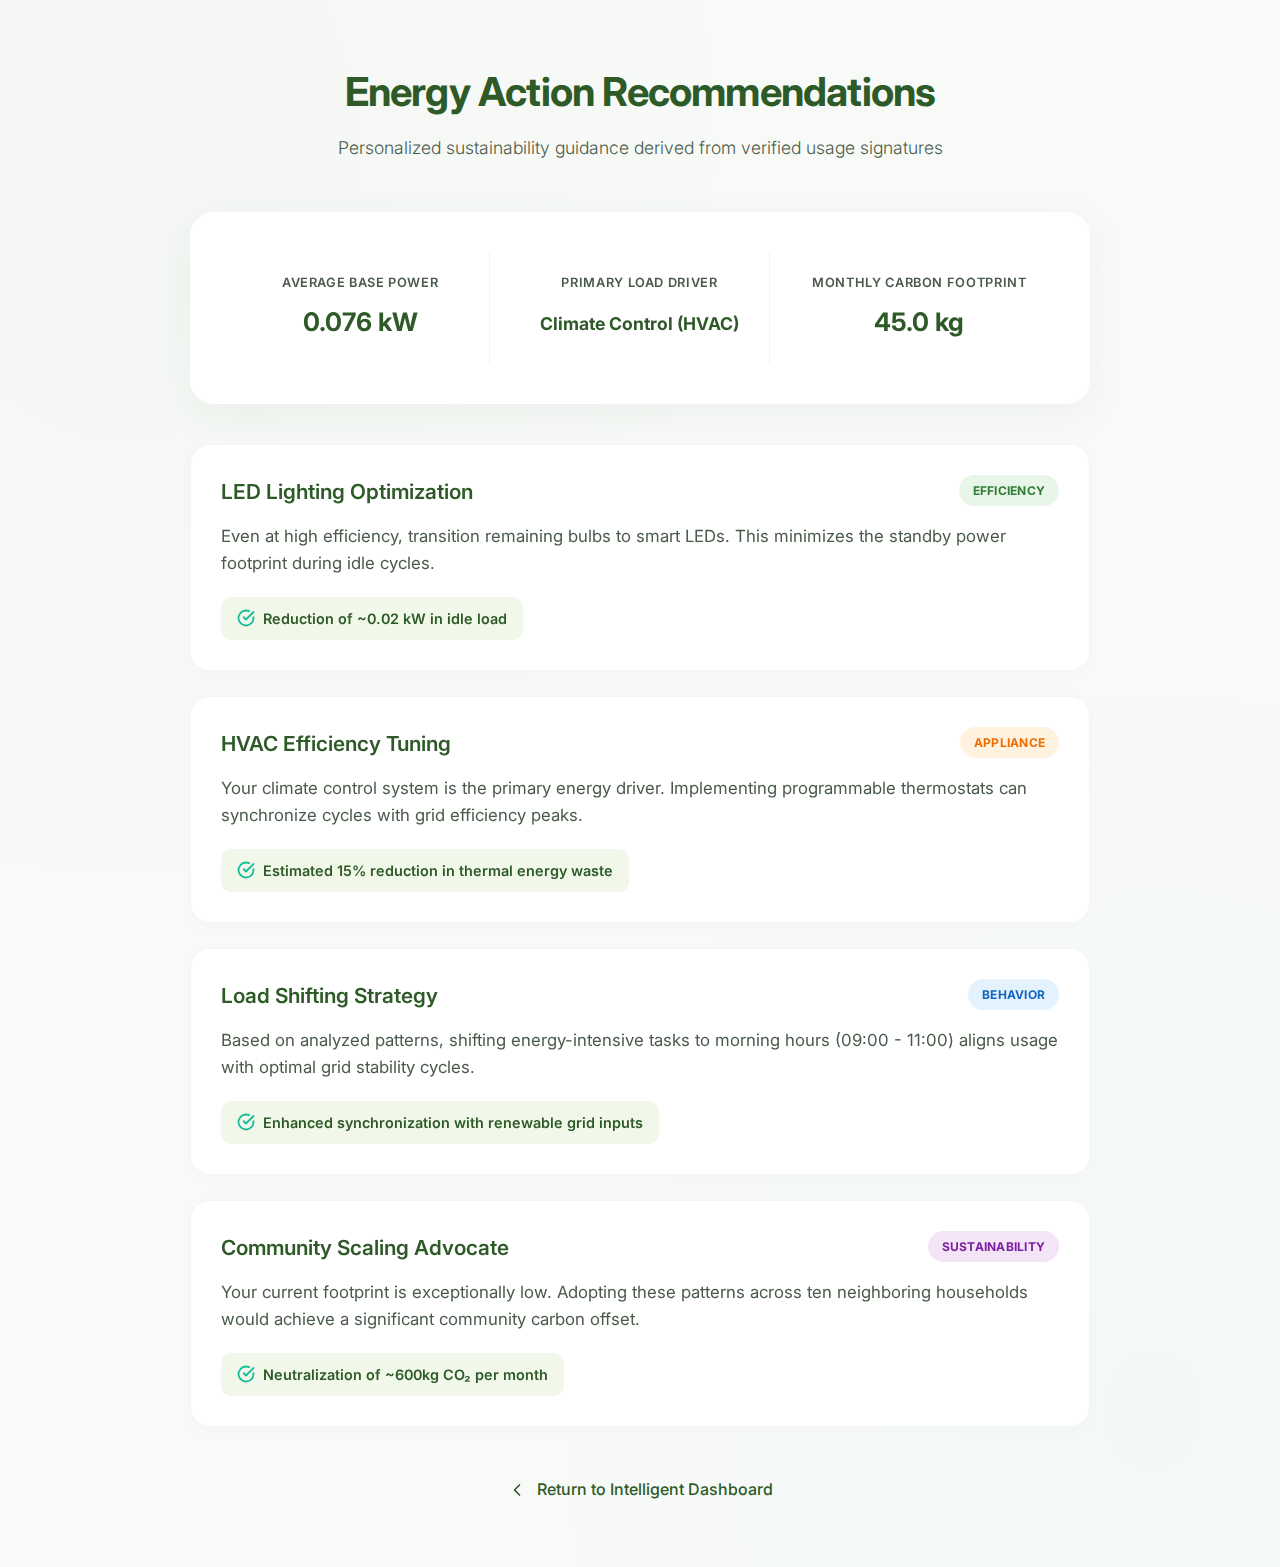
<file: prototype/action_recommendations.html>
<!DOCTYPE html>
<html lang="en">

<head>
    <meta charset="UTF-8">
    <meta name="viewport" content="width=device-width, initial-scale=1.0">
    <title>Energy Action Recommendations | Low-Carbon Intelligence</title>
    <link href="https://fonts.googleapis.com/css2?family=Inter:wght@300;400;500;600;700&display=swap" rel="stylesheet">
    <style>
        :root {
            --primary: #2d5a27;
            --primary-light: #4e8247;
            --accent: #1abc9c;
            --bg: #f8faf8;
            --text-main: #1a2a1a;
            --text-muted: #4a5a4a;
            --glass-bg: rgba(255, 255, 255, 0.9);
            --glass-border: rgba(255, 255, 255, 0.4);
            --shadow: 0 10px 40px rgba(45, 90, 39, 0.06);
            --efficiency-bg: #e8f5e9;
            --efficiency-text: #2e7d32;
            --behavior-bg: #e3f2fd;
            --behavior-text: #1565c0;
            --appliance-bg: #fff3e0;
            --appliance-text: #ef6c00;
            --sustainability-bg: #f3e5f5;
            --sustainability-text: #7b1fa2;
        }

        * {
            margin: 0;
            padding: 0;
            box-sizing: border-box;
        }

        body {
            font-family: 'Inter', sans-serif;
            background-color: var(--bg);
            background-image:
                radial-gradient(at 10% 10%, rgba(45, 90, 39, 0.02) 0px, transparent 40%),
                radial-gradient(at 90% 90%, rgba(26, 188, 156, 0.02) 0px, transparent 40%);
            color: var(--text-main);
            line-height: 1.6;
            padding: 60px 20px;
            min-height: 100vh;
        }

        .container {
            max-width: 900px;
            margin: 0 auto;
        }

        header {
            text-align: center;
            margin-bottom: 50px;
        }

        h1 {
            font-size: 2.5rem;
            font-weight: 700;
            color: var(--primary);
            margin-bottom: 10px;
            letter-spacing: -0.02em;
        }

        .subtitle {
            font-size: 1.1rem;
            color: var(--text-muted);
            font-weight: 300;
        }

        /* Profile Summary Section */
        .summary-panel {
            background: var(--glass-bg);
            backdrop-filter: blur(12px);
            border: 1px solid var(--glass-border);
            border-radius: 24px;
            padding: 40px;
            box-shadow: var(--shadow);
            margin-bottom: 40px;
            display: grid;
            grid-template-columns: repeat(3, 1fr);
            gap: 20px;
        }

        @media (max-width: 700px) {
            .summary-panel {
                grid-template-columns: 1fr;
            }
        }

        .summary-item {
            text-align: center;
            padding: 20px;
            border-right: 1px solid rgba(0, 0, 0, 0.05);
        }

        .summary-item:last-child {
            border-right: none;
        }

        .summary-label {
            font-size: 0.8rem;
            text-transform: uppercase;
            letter-spacing: 0.05em;
            color: var(--text-muted);
            margin-bottom: 8px;
            font-weight: 600;
        }

        .summary-value {
            font-size: 1.6rem;
            font-weight: 700;
            color: var(--primary);
        }

        /* Recommendations Section */
        .recommendations-list {
            display: flex;
            flex-direction: column;
            gap: 25px;
        }

        .recommendation-card {
            background: white;
            padding: 30px;
            border-radius: 20px;
            border: 1px solid rgba(0, 0, 0, 0.04);
            box-shadow: 0 4px 15px rgba(0, 0, 0, 0.02);
            transition: transform 0.3s ease, box-shadow 0.3s ease;
            position: relative;
        }

        .recommendation-card:hover {
            transform: translateX(10px);
            box-shadow: 0 6px 25px rgba(45, 90, 39, 0.08);
        }

        .card-header {
            display: flex;
            justify-content: space-between;
            align-items: flex-start;
            margin-bottom: 15px;
        }

        .card-title {
            font-size: 1.3rem;
            font-weight: 600;
            color: var(--primary);
        }

        .badge {
            padding: 6px 14px;
            border-radius: 30px;
            font-size: 0.75rem;
            font-weight: 700;
            text-transform: uppercase;
            letter-spacing: 0.02em;
        }

        .badge.Efficiency {
            background: var(--efficiency-bg);
            color: var(--efficiency-text);
        }

        .badge.Behavior {
            background: var(--behavior-bg);
            color: var(--behavior-text);
        }

        .badge.Appliance {
            background: var(--appliance-bg);
            color: var(--appliance-text);
        }

        .badge.Sustainability {
            background: var(--sustainability-bg);
            color: var(--sustainability-text);
        }

        .card-text {
            color: var(--text-muted);
            margin-bottom: 20px;
            font-size: 1.05rem;
        }

        .card-benefit {
            display: inline-flex;
            align-items: center;
            gap: 8px;
            padding: 10px 16px;
            background: #f1f8e9;
            border-radius: 10px;
            font-size: 0.9rem;
            font-weight: 600;
            color: var(--primary);
        }

        .card-benefit svg {
            color: var(--accent);
        }

        /* Navigation */
        .nav-links {
            margin-top: 50px;
            text-align: center;
        }

        .btn-back {
            display: inline-flex;
            align-items: center;
            gap: 10px;
            text-decoration: none;
            color: var(--primary);
            font-weight: 500;
            transition: opacity 0.2s ease;
        }

        .btn-back:hover {
            opacity: 0.7;
        }

        /* Loading State */
        .loading {
            text-align: center;
            padding: 100px;
            color: var(--text-muted);
            font-style: italic;
        }
    </style>
</head>

<body>

    <div class="container">
        <header>
            <h1>Energy Action Recommendations</h1>
            <p class="subtitle">Personalized sustainability guidance derived from verified usage signatures</p>
        </header>

        <main id="main-content">
            <div class="loading">Analyzing usage patterns and generating smart transitions...</div>
        </main>

        <div class="nav-links">
            <a href="../index.html#dashboard" class="btn-back">
                <svg width="20" height="20" viewBox="0 0 24 24" fill="none" stroke="currentColor" stroke-width="2"
                    stroke-linecap="round" stroke-linejoin="round">
                    <polyline points="15 18 9 12 15 6"></polyline>
                </svg>
                Return to Intelligent Dashboard
            </a>
        </div>
    </div>

    <script src="../logic/action_recommendation_engine.js"></script>
    <script>
        async function loadEngine() {
            const results = await window.RecommendationEngine.analyzeUsagePatterns();
            if (!results) {
                document.getElementById('main-content').innerHTML = '<div class="loading">Error analyzing data signatures.</div>';
                return;
            }

            const html = `
                <!-- Energy Profile Summary -->
                <div class="summary-panel">
                    <div class="summary-item">
                        <div class="summary-label">Average Base Power</div>
                        <div class="summary-value">${results.avgPower.toFixed(3)} kW</div>
                    </div>
                    <div class="summary-item">
                        <div class="summary-label">Primary Load Driver</div>
                        <div class="summary-value" style="font-size: 1.1rem; padding-top: 8px;">${results.highestSource}</div>
                    </div>
                    <div class="summary-item">
                        <div class="summary-label">Monthly Carbon Footprint</div>
                        <div class="summary-value">${results.monthlyCO2.toFixed(1)} kg</div>
                    </div>
                </div>

                <!-- Recommendation Output Section -->
                <div class="recommendations-list">
                    ${results.recommendations.map(rec => `
                        <div class="recommendation-card">
                            <div class="card-header">
                                <h3 class="card-title">${rec.title}</h3>
                                <span class="badge ${rec.category}">${rec.category}</span>
                            </div>
                            <p class="card-text">${rec.text}</p>
                            <div class="card-benefit">
                                <svg width="18" height="18" viewBox="0 0 24 24" fill="none" stroke="currentColor" stroke-width="2.5" stroke-linecap="round" stroke-linejoin="round"><path d="M22 11.08V12a10 10 0 1 1-5.93-9.14"></path><polyline points="22 4 12 14.01 9 11.01"></polyline></svg>
                                <span>${rec.benefit}</span>
                            </div>
                        </div>
                    `).join('')}
                </div>
            `;

            document.getElementById('main-content').innerHTML = html;
        }

        window.onload = loadEngine;
    </script>
</body>

</html>
</file>
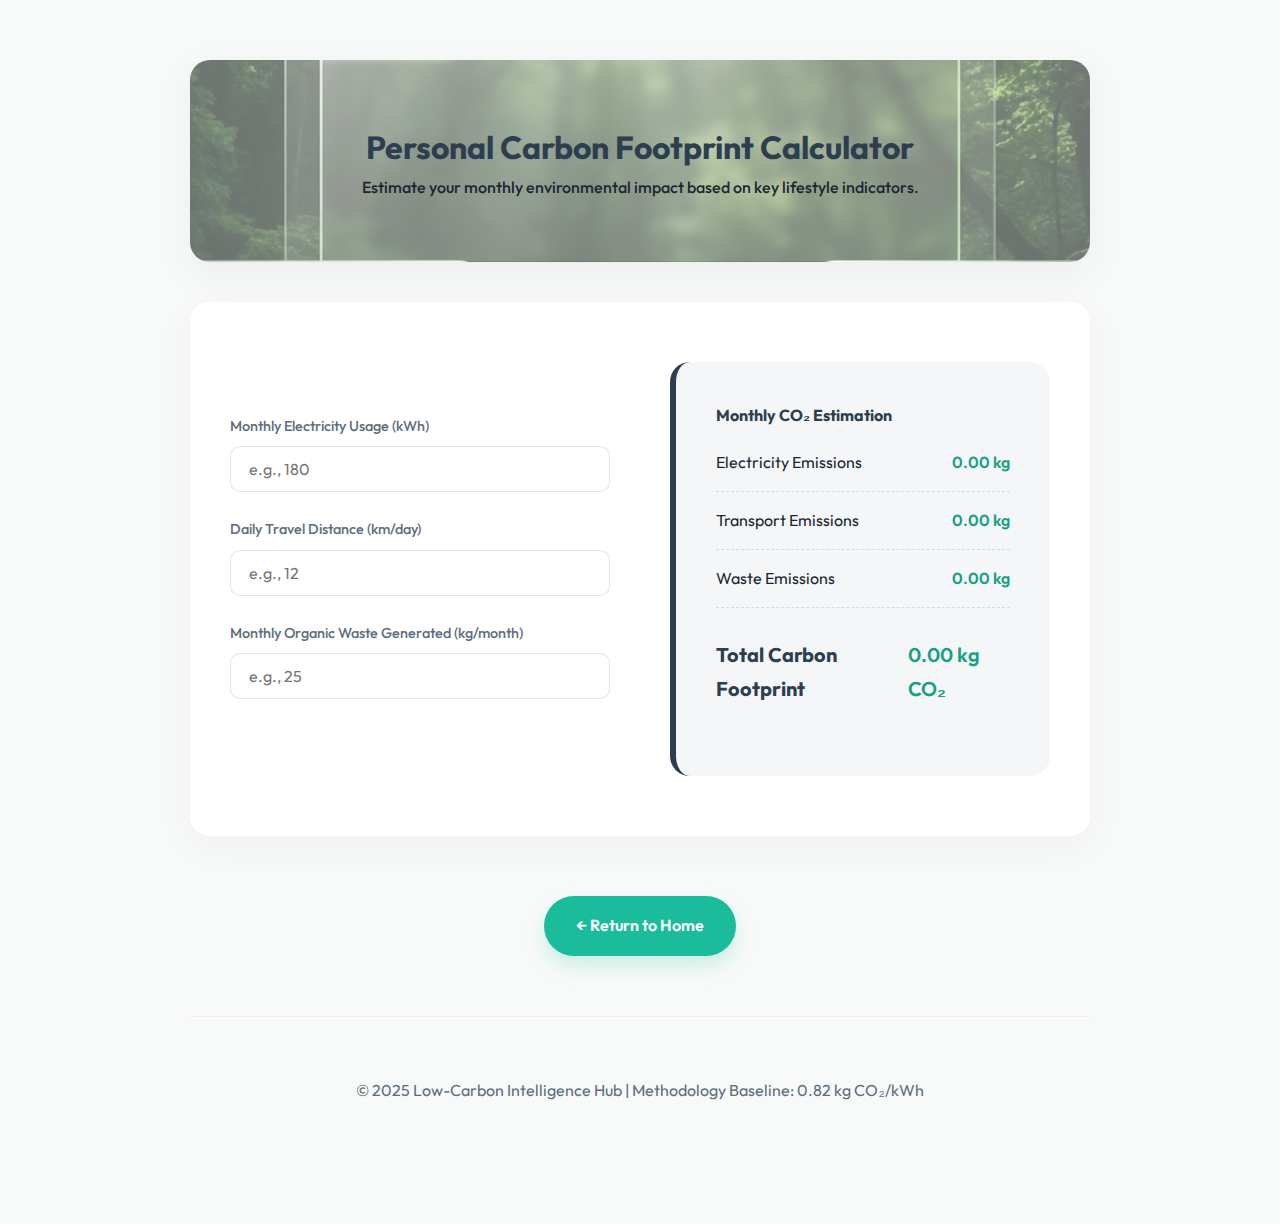
<file: prototype/carbon_calculator.html>
<!DOCTYPE html>
<html lang="en">

<head>
    <meta charset="UTF-8">
    <meta name="viewport" content="width=device-width, initial-scale=1.0">
    <title>Carbon Footprint Calculator | Low-Carbon Intelligence</title>
    <link rel="stylesheet" href="../style.css">
    <link href="https://fonts.googleapis.com/css2?family=Outfit:wght@300;400;600;700&display=swap" rel="stylesheet">
</head>

<body style="padding: 60px 20px; display: flex; flex-direction: column; align-items: center;">
    <div class="container" style="max-width: 900px; width: 100%;">
        <header class="branded-header">
            <h1 style="color: var(--accent-color);">Personal Carbon Footprint Calculator</h1>
            <p style="color: var(--text-main); font-weight: 500;">Estimate your monthly environmental impact based on
                key lifestyle indicators.</p>
        </header>

        <section class="calculator-section" style="margin-top: 0;">
            <div class="calc-grid">
                <div class="calc-inputs">
                    <div class="input-group">
                        <label for="input-electricity">Monthly Electricity Usage (kWh)</label>
                        <input type="number" id="input-electricity" placeholder="e.g., 180" min="0">
                    </div>
                    <div class="input-group">
                        <label for="input-transport">Daily Travel Distance (km/day)</label>
                        <input type="number" id="input-transport" placeholder="e.g., 12" min="0">
                    </div>
                    <div class="input-group">
                        <label for="input-waste">Monthly Organic Waste Generated (kg/month)</label>
                        <input type="number" id="input-waste" placeholder="e.g., 25" min="0">
                    </div>
                </div>

                <div class="calc-results">
                    <h4 style="margin-bottom: 20px; color: var(--accent-color);">Monthly CO₂ Estimation</h4>
                    <div class="result-item">
                        <span>Electricity Emissions</span>
                        <span class="result-value"><span id="result-electricity">0.00</span> kg</span>
                    </div>
                    <div class="result-item">
                        <span>Transport Emissions</span>
                        <span class="result-value"><span id="result-transport">0.00</span> kg</span>
                    </div>
                    <div class="result-item">
                        <span>Waste Emissions</span>
                        <span class="result-value"><span id="result-waste">0.00</span> kg</span>
                    </div>
                    <div class="result-item total">
                        <span>Total Carbon Footprint</span>
                        <span class="result-value"><span id="result-total">0.00</span> kg CO₂</span>
                    </div>
                </div>
            </div>
        </section>


        <div style="text-align: center; margin-top: 40px;">
            <a href="../index.html" class="btn btn-primary"
                style="text-decoration: none; display: inline-flex; align-items: center; gap: 8px;">
                <span>← Return to Home</span>
            </a>
        </div>

        <footer class="footer" style="margin-top: 60px;">
            <p>&copy; 2025 Low-Carbon Intelligence Hub | Methodology Baseline: 0.82 kg CO₂/kWh</p>
        </footer>
    </div>

    <script src="../logic/carbon_footprint_calculator.js"></script>
</body>

</html>
</file>
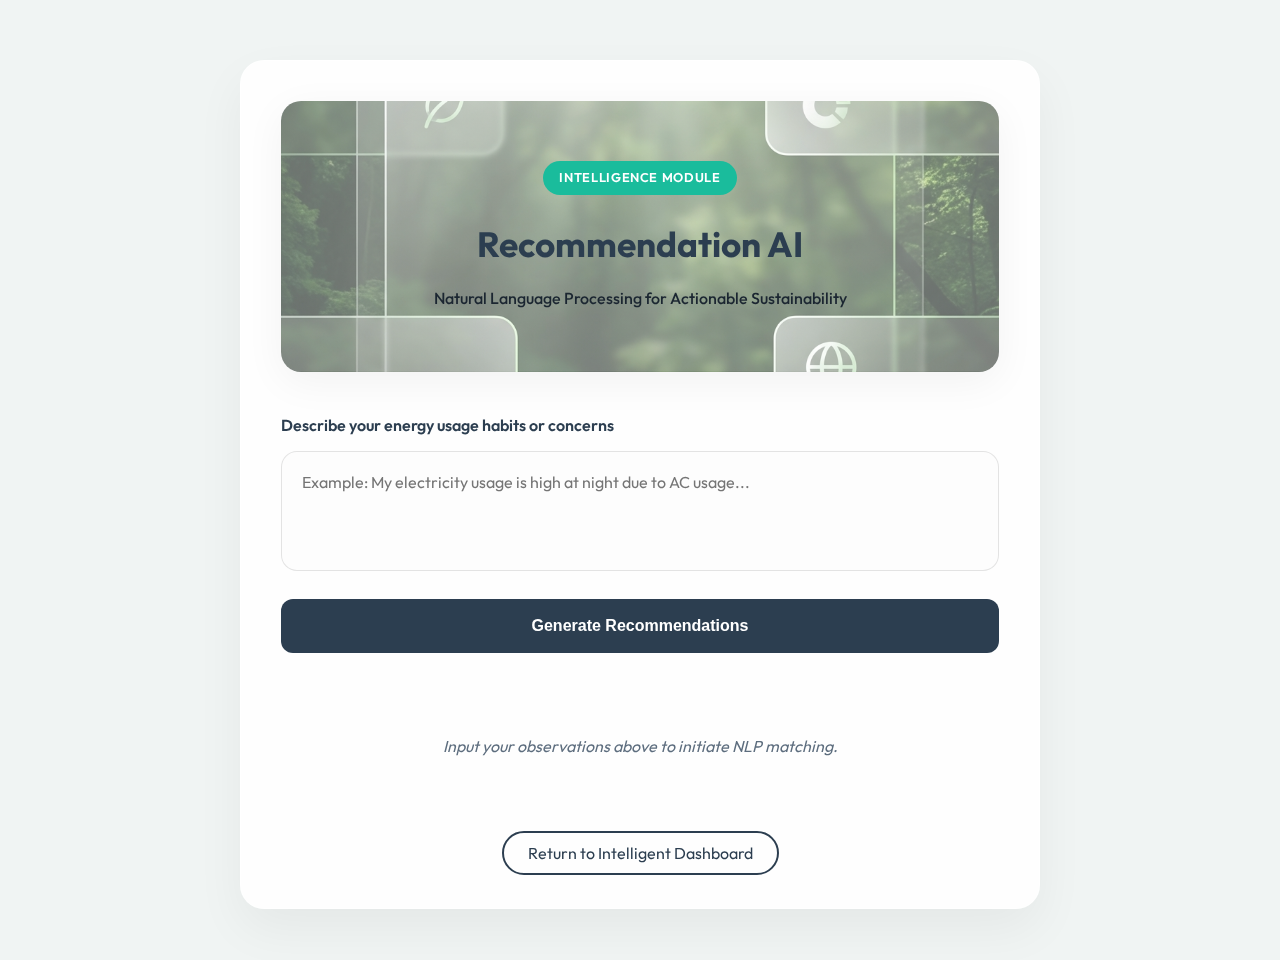
<file: prototype/recommendation_ai.html>
<!DOCTYPE html>
<html lang="en">

<head>
    <meta charset="UTF-8">
    <meta name="viewport" content="width=device-width, initial-scale=1.0">
    <title>Recommendation AI | Sustainability Intelligence</title>
    <link rel="stylesheet" href="../style.css">
    <link href="https://fonts.googleapis.com/css2?family=Outfit:wght@300;400;600;700&display=swap" rel="stylesheet">
    <style>
        .ai-container {
            max-width: 800px;
            margin: 60px auto;
            padding: 40px;
            background: rgba(255, 255, 255, 0.9);
            backdrop-filter: blur(10px);
            border-radius: 24px;
            box-shadow: 0 20px 50px rgba(0, 0, 0, 0.05);
            border: 1px solid rgba(255, 255, 255, 0.4);
        }

        .ai-header {
            text-align: center;
            margin-bottom: 40px;
        }

        .ai-header h1 {
            font-size: 2.2rem;
            color: var(--accent-color);
            margin-bottom: 10px;
        }

        .ai-badge {
            display: inline-block;
            padding: 6px 16px;
            background: var(--primary-color);
            color: white;
            border-radius: 50px;
            font-size: 0.8rem;
            font-weight: 600;
            text-transform: uppercase;
            letter-spacing: 0.05em;
            margin-bottom: 20px;
        }

        .input-area {
            margin-bottom: 40px;
        }

        textarea {
            width: 100%;
            height: 120px;
            padding: 20px;
            border-radius: 16px;
            border: 1px solid rgba(0, 0, 0, 0.1);
            font-family: inherit;
            font-size: 1rem;
            resize: none;
            transition: var(--transition);
            background: #fdfdfd;
        }

        textarea:focus {
            outline: none;
            border-color: var(--primary-color);
            box-shadow: 0 0 0 4px rgba(26, 188, 156, 0.1);
        }

        .rec-output {
            display: grid;
            gap: 20px;
            margin-top: 40px;
        }

        .rec-card {
            background: white;
            padding: 25px;
            border-radius: 18px;
            border-left: 5px solid var(--primary-color);
            box-shadow: 0 4px 15px rgba(0, 0, 0, 0.02);
            animation: fadeIn 0.5s ease-out forwards;
            opacity: 0;
        }

        @keyframes fadeIn {
            from {
                opacity: 0;
                transform: translateY(10px);
            }

            to {
                opacity: 1;
                transform: translateY(0);
            }
        }

        .rec-card h3 {
            font-size: 1.15rem;
            margin-bottom: 10px;
            color: var(--accent-color);
        }

        .rec-card p {
            font-size: 0.95rem;
            color: var(--text-muted);
            line-height: 1.6;
            margin-bottom: 15px;
        }

        .rec-meta {
            display: flex;
            justify-content: space-between;
            align-items: center;
            font-size: 0.8rem;
            border-top: 1px solid #f0f0f0;
            padding-top: 15px;
        }

        .reasoning-tag {
            color: var(--primary-dark);
            font-weight: 600;
            font-style: italic;
        }

        .category-badge {
            padding: 4px 12px;
            background: #f1f8f6;
            color: var(--primary-dark);
            border-radius: 6px;
            font-weight: 700;
        }

        .btn-ai {
            width: 100%;
            padding: 18px;
            background: var(--accent-color);
            color: white;
            border: none;
            border-radius: 12px;
            font-size: 1rem;
            font-weight: 600;
            cursor: pointer;
            transition: var(--transition);
        }

        .btn-ai:hover {
            background: #34495e;
            transform: translateY(-2px);
        }

        .loading-dots {
            text-align: center;
            display: none;
            margin: 20px 0;
        }

        .loading-dots span {
            display: inline-block;
            width: 8px;
            height: 8px;
            background: var(--primary-color);
            border-radius: 50%;
            margin: 0 4px;
            animation: bounce 1.4s infinite ease-in-out both;
        }

        @keyframes bounce {

            0%,
            80%,
            100% {
                transform: scale(0);
            }

            40% {
                transform: scale(1);
            }
        }

        .back-nav {
            text-align: center;
            margin-top: 40px;
        }
    </style>
</head>

<body style="background: #f0f4f3; min-height: 100vh;">
    <div class="container">
        <div class="ai-container">
            <div class="ai-header branded-header">
                <span class="ai-badge">Intelligence Module</span>
                <h1>Recommendation AI</h1>
                <p style="color: var(--text-main); font-weight: 500;">Natural Language Processing for Actionable
                    Sustainability</p>
            </div>

            <div class="input-area">
                <label
                    style="display: block; margin-bottom: 12px; font-weight: 600; color: var(--accent-color);">Describe
                    your energy usage habits or concerns</label>
                <textarea id="user-prompt"
                    placeholder="Example: My electricity usage is high at night due to AC usage..."></textarea>
                <button class="btn-ai" onclick="generateActions()" style="margin-top: 20px;">Generate
                    Recommendations</button>
            </div>

            <div id="loading" class="loading-dots">
                <span></span><span></span><span></span>
            </div>

            <div id="output" class="rec-output">
                <!-- AI Recommendations will appear here -->
                <div style="text-align: center; color: var(--text-muted); font-style: italic; padding: 40px;">
                    Input your observations above to initiate NLP matching.
                </div>
            </div>

            <div class="back-nav">
                <a href="../hub.html#dashboard" class="btn-secondary"
                    style="padding: 10px 24px; text-decoration: none; border-radius: 50px;">
                    Return to Intelligent Dashboard
                </a>
            </div>
        </div>
    </div>

    <script src="../logic/recommendation_ai_nlp.js"></script>
    <script>
        function generateActions() {
            const prompt = document.getElementById('user-prompt').value.trim();
            const outputDiv = document.getElementById('output');
            const loader = document.getElementById('loading');

            if (!prompt) {
                alert("Please describe your usage habits to initiate analysis.");
                return;
            }

            // Simulate "AI" processing
            outputDiv.innerHTML = '';
            loader.style.display = 'block';

            setTimeout(() => {
                loader.style.display = 'none';

                // Demo context (normally pulled from dashboard state)
                const mockContext = {
                    avgPower: 0.076,
                    dominantSM: 'SM3'
                };

                const results = window.RecommendationAI.processUserPrompt(prompt, mockContext);

                if (results.length === 0) {
                    outputDiv.innerHTML = '<div style="text-align: center; color: var(--text-muted);">No direct matches found. Try describing specific appliances or times of day.</div>';
                    return;
                }

                results.forEach((rec, index) => {
                    const card = document.createElement('div');
                    card.className = 'rec-card';
                    card.style.animationDelay = `${index * 0.15}s`;
                    card.innerHTML = `
                        <h3>${rec.title}</h3>
                        <p>${rec.text}</p>
                        <div class="rec-meta">
                            <span class="reasoning-tag">Logic: ${rec.reasoning}</span>
                            <span class="category-badge">${rec.category}</span>
                        </div>
                    `;
                    outputDiv.appendChild(card);
                });
            }, 800);
        }
    </script>
</body>

</html>
</file>
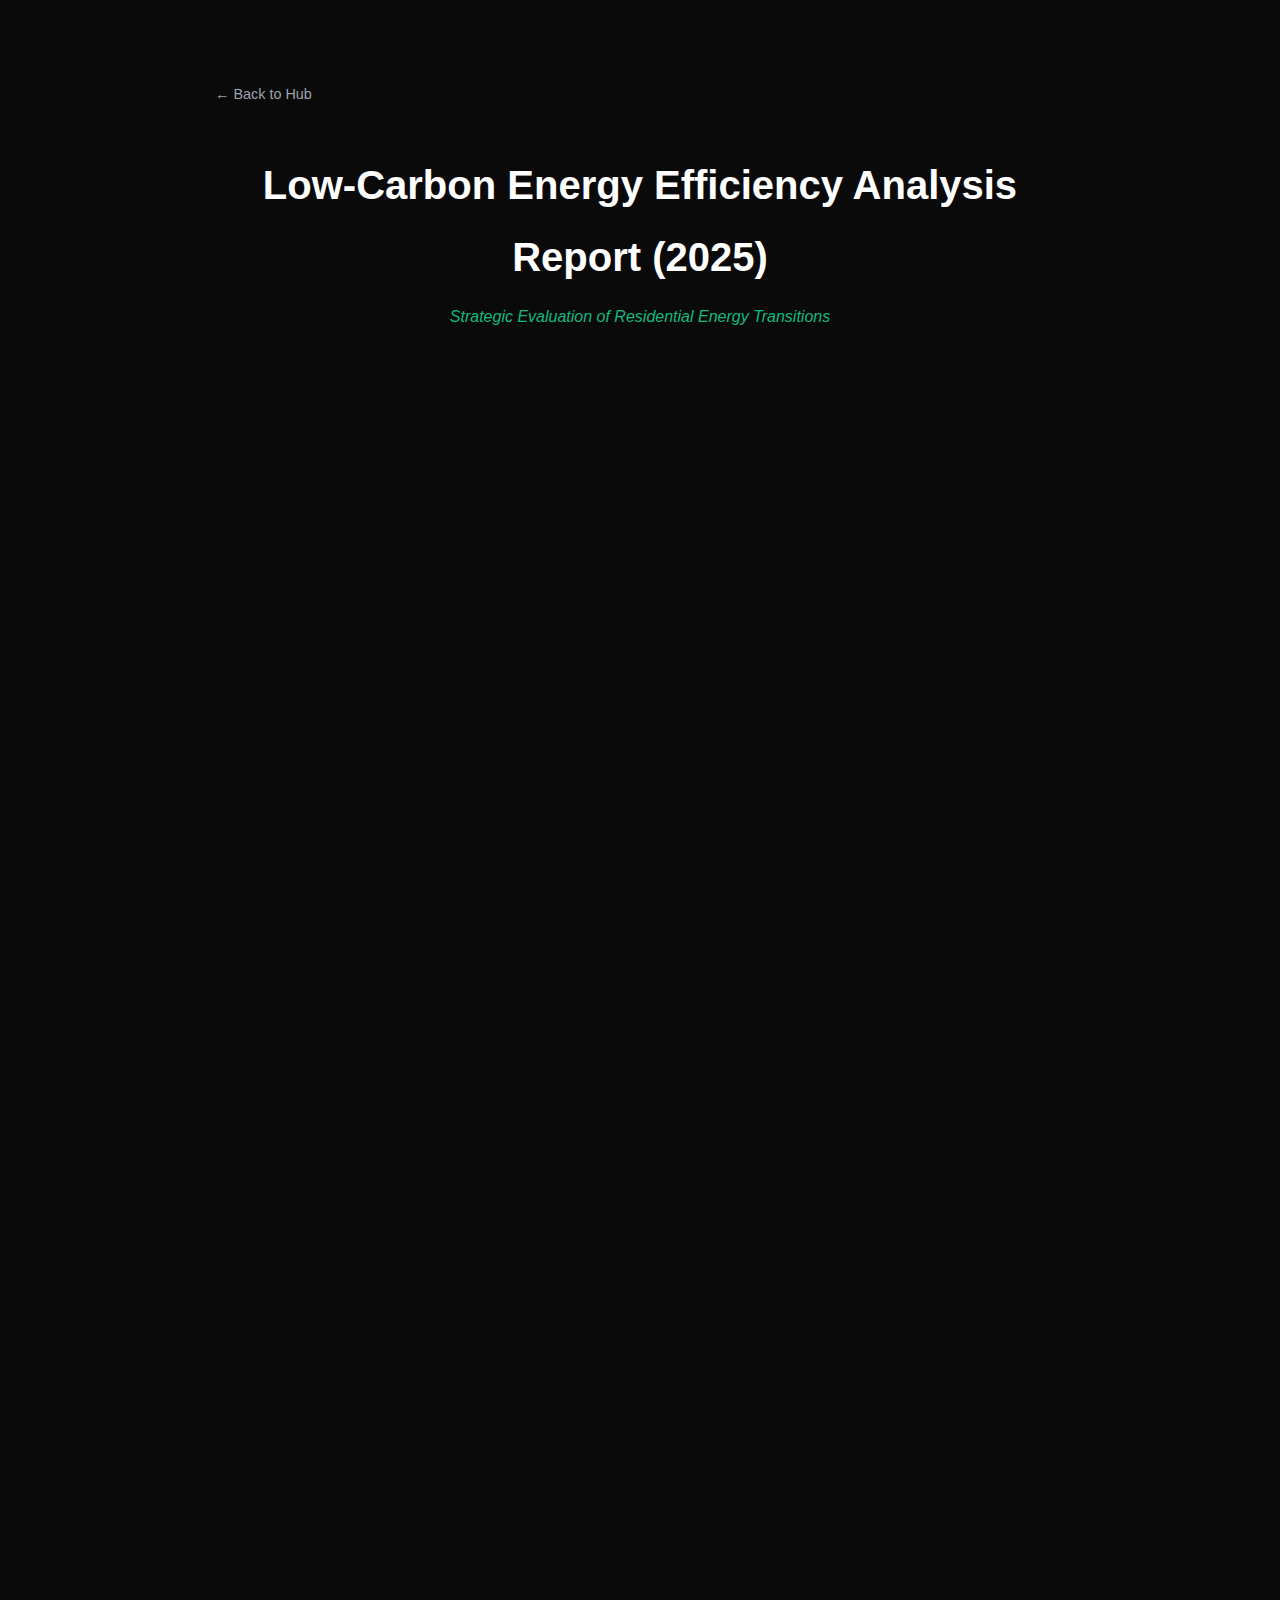
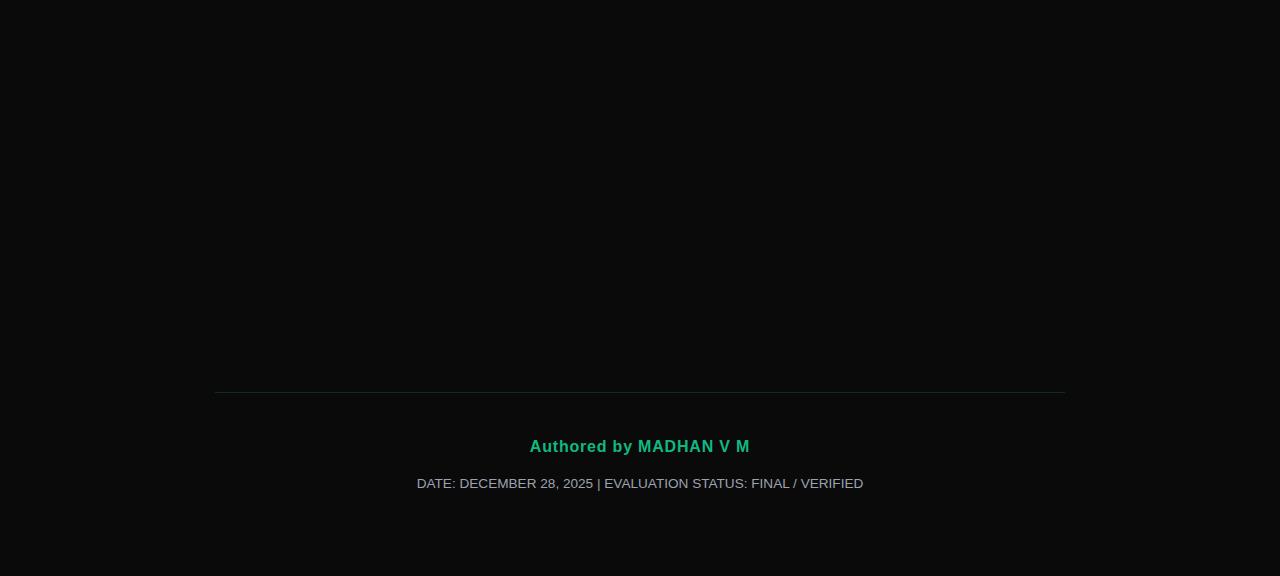
<file: reports/efficiency_analysis_2025.html>
<!DOCTYPE html>
<html lang="en">

<head>
    <meta charset="UTF-8">
    <meta name="viewport" content="width=device-width, initial-scale=1.0">
    <title>Low-Carbon Efficiency Report | 2025 Strategic Analysis</title>
    <link rel="stylesheet" href="../style.css">
    <link href="https://fonts.googleapis.com/css2?family=Inter:wght@300;400;600;700&display=swap" rel="stylesheet">
</head>

<body class="report-body">
    <div class="report-container">
        <nav style="margin-bottom: 40px;">
            <a href="../index.html#landing" style="color: #9ca3af; text-decoration: none; font-size: 0.9rem;">← Back to
                Hub</a>
        </nav>

        <header style="text-align: center; margin-bottom: 80px; animation: reportSlideUp 0.8s ease-out forwards;">
            <h1 style="font-size: 2.5rem; color: #fff; margin-bottom: 10px;">Low-Carbon Energy Efficiency Analysis
                Report (2025)</h1>
            <p style="color: #10b981; font-style: italic; font-weight: 300;">Strategic Evaluation of Residential Energy
                Transitions</p>
        </header>

        <section class="report-section" style="animation-delay: 0.1s;">
            <h2>1. Executive Summary</h2>
            <p style="color: #9ca3af;">This report evaluates the carbon reduction potential of the high-efficiency
                electricity usage patterns identified in the 2025 Low-Carbon Case Study. Analysis of the "Top 10 Most
                Efficient Records" reveals a baseline power consumption of <span class="report-metric-highlight">0.076
                    kW</span>, significantly lower than typical residential idling cycles (~0.5 - 1.0 kW).</p>
        </section>

        <section class="report-section" style="animation-delay: 0.2s;">
            <h2>2. Technical Findings</h2>
            <table class="report-table">
                <thead>
                    <tr>
                        <th>Metric</th>
                        <th>Observed Value</th>
                        <th>Sustainability Significance</th>
                    </tr>
                </thead>
                <tbody>
                    <tr>
                        <td style="color: #fff; font-weight: 600;">Min. Global Active Power</td>
                        <td style="color: #34d399; font-weight: 600;">0.076 kW</td>
                        <td>Peak efficiency threshold for modern smart homes.</td>
                    </tr>
                    <tr>
                        <td style="color: #fff; font-weight: 600;">Grid Voltage Stability</td>
                        <td style="color: #34d399; font-weight: 600;">235.2V (Avg)</td>
                        <td>Indicates high efficiency is sustainable without grid stress.</td>
                    </tr>
                    <tr>
                        <td style="color: #fff; font-weight: 600;">Sub-Metering Signature</td>
                        <td style="color: #34d399; font-weight: 600;">Primary: SM3</td>
                        <td>Energy use is dominated by critical climate-control appliances.</td>
                    </tr>
                </tbody>
            </table>
        </section>

        <section class="report-section" style="animation-delay: 0.3s;">
            <h2>3. Carbon Impact Analysis</h2>
            <p style="color: #9ca3af; margin-bottom: 20px;">Utilizing the <strong style="color: #fff;">Deterministic
                    Emission Factor Modeling</strong> (0.82 kg CO₂/kWh), we analyzed the impact of these efficiency
                records if scaled:</p>
            <ul style="list-style: none; padding-left: 0;">
                <li style="margin-bottom: 15px; color: #9ca3af; padding-left: 25px; position: relative;">
                    <span style="position: absolute; left: 0; color: #10b981;">→</span> Individual Household: Potential
                    reduction of <span class="report-metric-highlight">2,500+ kg of CO₂ per year</span>.
                </li>
                <li style="margin-bottom: 15px; color: #9ca3af; padding-left: 25px; position: relative;">
                    <span style="position: absolute; left: 0; color: #10b981;">→</span> Neighborhood Scale (1,000
                    Homes): Removal of <span class="report-metric-highlight">500 gasoline-powered vehicles</span>
                    annually.
                </li>
            </ul>
        </section>

        <section class="report-section" style="animation-delay: 0.4s;">
            <h2>4. Strategic Recommendations</h2>
            <ul style="list-style: none; padding-left: 0;">
                <li style="margin-bottom: 20px; color: #9ca3af; padding-left: 25px; position: relative;">
                    <span style="position: absolute; left: 0; color: #10b981;">→</span> <strong>Appliance
                        Transparency</strong>: Isolate ghost loads in kitchen and laundry environments.
                </li>
                <li style="margin-bottom: 20px; color: #9ca3af; padding-left: 25px; position: relative;">
                    <span style="position: absolute; left: 0; color: #10b981;">→</span> <strong>Behavioral
                        Shifting</strong>: Target energy-intensive tasks during high-voltage stability windows.
                </li>
            </ul>
        </section>

        <footer class="report-footer">
            <p style="color: #10b981; font-weight: 600; letter-spacing: 0.05em;">Authored by MADHAN V M</p>
            <p style="font-size: 0.85rem; color: #9ca3af; margin-top: 10px; text-transform: uppercase;">Date: December
                28, 2025 | Evaluation Status: FINAL / VERIFIED</p>
        </footer>
    </div>
</body>

</html>
</file>
<file: style.css>
:root {
    --primary-color: #1abc9c;
    --primary-dark: #16a085;
    --secondary-color: #2ecc71;
    --accent-color: #2c3e50;
    --bg-color: #f8faf9;
    --card-bg: #ffffff;
    --text-main: #1b2631;
    --text-muted: #5d6d7e;
    --shadow-soft: 0 10px 40px rgba(0, 0, 0, 0.04);
    --shadow-strong: 0 20px 50px rgba(26, 188, 156, 0.1);
    --border-radius: 20px;
    --transition: all 0.4s cubic-bezier(0.165, 0.84, 0.44, 1);
}

.hidden {
    display: none !important;
}

/* Tab Navigation */
.nav-tabs {
    position: sticky;
    top: 0;
    z-index: 1000;
    background: rgba(255, 255, 255, 0.8);
    backdrop-filter: blur(10px);
    border-bottom: 1px solid rgba(0, 0, 0, 0.05);
    display: flex;
    justify-content: center;
    padding: 15px 0;
}

.nav-link {
    text-decoration: none;
    color: var(--text-muted);
    font-weight: 600;
    padding: 10px 25px;
    border-radius: 30px;
    margin: 0 10px;
    transition: var(--transition);
}

.nav-link:hover {
    color: var(--primary-color);
}

.nav-link.active {
    background: var(--primary-color);
    color: white;
    box-shadow: 0 4px 15px rgba(26, 188, 156, 0.2);
}


* {
    margin: 0;
    padding: 0;
    box-sizing: border-box;
}

body {
    font-family: 'Outfit', sans-serif;
    background-color: var(--bg-color);
    color: var(--text-main);
    line-height: 1.7;
    overflow-x: hidden;
}

/* Landing Page Specifics */
.landing-wrapper {
    max-width: 1200px;
    margin: 0 auto;
    padding: 0 20px;
}

/* Hero Section */
.hero {
    position: relative;
    height: 90vh;
    display: flex;
    flex-direction: column;
    justify-content: center;
    align-items: center;
    text-align: center;
    background: linear-gradient(rgba(248, 250, 249, 0.2), rgba(248, 250, 249, 0.2)),
        url('green_sustainability_bg.png');
    background-size: cover;
    background-position: center;
    border-radius: var(--border-radius);
    margin-bottom: 60px;
    padding: 60px;
    overflow: hidden;
}

.back-link-entry {
    position: absolute;
    top: 40px;
    left: 40px;
    text-decoration: none;
    color: var(--primary-color);
    font-weight: 600;
    display: flex;
    align-items: center;
    gap: 8px;
    z-index: 10;
    transition: var(--transition);
}

.back-link-entry:hover {
    transform: translateX(-5px);
    color: var(--primary-dark);
}

.hero h1 {
    font-size: clamp(3rem, 6vw, 5rem);
    font-weight: 800;
    color: var(--accent-color);
    line-height: 1;
    margin-top: 0;
    margin-bottom: 25px;
    letter-spacing: -0.04em;
    text-shadow: 0 8px 24px rgba(0, 0, 0, 0.12);
}

.hero p {
    font-size: 1.25rem;
    color: var(--text-main);
    max-width: 800px;
    margin: 0 auto;
    background: rgba(255, 255, 255, 0.5);
    backdrop-filter: blur(20px);
    -webkit-backdrop-filter: blur(20px);
    padding: 30px 60px;
    border-radius: 24px;
    font-weight: 500;
    line-height: 1.6;
    border: 1px solid rgba(255, 255, 255, 0.5);
    box-shadow: 0 15px 40px rgba(0, 0, 0, 0.04);
    text-align: center;
}

.cta-group {
    display: flex;
    gap: 20px;
}

.btn {
    padding: 16px 32px;
    border-radius: 50px;
    font-weight: 600;
    text-decoration: none;
    transition: var(--transition);
    font-size: 1rem;
    cursor: pointer;
}

.btn-primary {
    background: var(--primary-color);
    color: white;
    box-shadow: 0 10px 20px rgba(26, 188, 156, 0.2);
}

.btn-primary:hover {
    transform: translateY(-3px);
    box-shadow: 0 15px 30px rgba(26, 188, 156, 0.3);
    background: var(--primary-dark);
}

.btn-secondary {
    background: transparent;
    color: var(--accent-color);
    border: 2px solid var(--accent-color);
}

.btn-secondary:hover {
    background: var(--accent-color);
    color: white;
}

/* Value Highlights */
.section-title {
    text-align: center;
    font-size: 2.5rem;
    margin-bottom: 50px;
    color: var(--accent-color);
}

.highlights-grid {
    display: grid;
    grid-template-columns: repeat(auto-fit, minmax(250px, 1fr));
    gap: 30px;
    margin-bottom: 100px;
}

.value-card {
    background: var(--card-bg);
    padding: 40px;
    border-radius: var(--border-radius);
    box-shadow: var(--shadow-soft);
    border-top: 4px solid var(--primary-color);
    transition: var(--transition);
}

.value-card:hover {
    transform: translateY(-10px);
    box-shadow: var(--shadow-strong);
}

.value-card h3 {
    margin-bottom: 15px;
    color: var(--accent-color);
}

/* System Modules - Intelligence Navigation Nodes */
.modules-grid {
    display: grid;
    grid-template-columns: repeat(auto-fit, minmax(280px, 1fr));
    gap: 30px;
    margin-bottom: 100px;
}

.module-tile {
    position: relative;
    padding: 40px 30px;
    background: #23313f;
    /* Deep Slate / Dark Blue Node Base */
    color: white;
    border-radius: 24px;
    border: 1px solid rgba(255, 255, 255, 0.08);
    transition: all 0.5s cubic-bezier(0.165, 0.84, 0.44, 1);
    text-decoration: none;
    overflow: hidden;
    display: flex;
    flex-direction: column;
    justify-content: center;
    box-shadow: 0 8px 16px rgba(0, 0, 0, 0.2);
}

/* Intelligence Layer Effect */
.module-tile::before {
    content: '';
    position: absolute;
    inset: 0;
    background: radial-gradient(circle at 10% 10%, rgba(26, 188, 156, 0.05), transparent 70%);
    opacity: 1;
    transition: opacity 0.5s ease;
}

.module-tile:hover {
    transform: translateY(-10px);
    background: #2c3e50;
    border-color: rgba(26, 188, 156, 0.3);
    box-shadow: 0 15px 40px rgba(0, 0, 0, 0.3), 0 0 20px rgba(26, 188, 156, 0.15);
}

.module-tile h4 {
    font-size: 1.25rem;
    font-weight: 700;
    margin-bottom: 12px;
    color: white;
    transition: all 0.4s ease;
}

.module-tile p {
    font-size: 0.9rem;
    color: rgba(255, 255, 255, 0.6);
    line-height: 1.6;
    transition: all 0.4s ease;
}

/* Green Footer Accent Line */
.module-tile::after {
    content: '';
    position: absolute;
    bottom: 0;
    left: 50%;
    width: 0%;
    height: 4px;
    background: var(--primary-color);
    /* Emerald Green */
    transition: all 0.4s ease;
    transform: translateX(-50%);
}

.module-tile:hover::after {
    width: 100%;
}

.module-tile:active {
    transform: translateY(-4px) scale(0.97);
}

/* Evolution Section */
.evolution {
    background: white;
    padding: 80px 40px;
    border-radius: var(--border-radius);
    margin-bottom: 100px;
}

.evolution ul {
    list-style: none;
    margin-top: 30px;
}

.evolution li {
    padding: 15px 0;
    border-bottom: 1px solid #f0f0f0;
    display: flex;
    align-items: center;
}

.evolution li::before {
    content: '→';
    margin-right: 15px;
    color: var(--primary-color);
    font-weight: bold;
}

/* Dashboard Styles (Keep adapted) */
.dashboard-container {
    max-width: 1400px;
    margin: 0 auto;
    padding: 40px 20px;
}

header.dashboard-header {
    display: flex;
    justify-content: space-between;
    align-items: center;
    margin-bottom: 40px;
    background: linear-gradient(rgba(255, 255, 255, 0.3), rgba(255, 255, 255, 0.3)),
        url('green_sustainability_bg.png');
    background-size: cover;
    background-position: center;
    padding: 30px;
    border-radius: var(--border-radius);
    box-shadow: var(--shadow-soft);
    border-left: 8px solid var(--primary-color);
    backdrop-filter: blur(5px);
}

/* Branded Header Utility for Modules */
.branded-header {
    background: linear-gradient(rgba(255, 255, 255, 0.4), rgba(255, 255, 255, 0.4)),
        url('green_sustainability_bg.png');
    background-size: cover;
    background-position: center;
    padding: 60px 40px;
    border-radius: 20px;
    margin-bottom: 40px;
    box-shadow: 0 10px 40px rgba(0, 0, 0, 0.05);
    text-align: center;
}

.dashboard-header h1 {
    font-size: 1.8rem;
    color: var(--accent-color);
}

.dashboard-grid {
    display: grid;
    grid-template-columns: repeat(12, 1fr);
    gap: 25px;
}

.kpi-container {
    grid-column: span 12;
    display: grid;
    grid-template-columns: repeat(3, 1fr);
    gap: 25px;
}

.kpi-card {
    background: var(--card-bg);
    padding: 30px;
    border-radius: var(--border-radius);
    box-shadow: var(--shadow-soft);
}

.chart-container {
    background: var(--card-bg);
    padding: 25px;
    border-radius: var(--border-radius);
    box-shadow: var(--shadow-soft);
}

.chart-container.large {
    grid-column: span 6;
}

.chart-container.medium {
    grid-column: span 6;
}

.insights-section {
    grid-column: span 12;
    background: var(--accent-color);
    color: #fff;
    padding: 40px;
    border-radius: var(--border-radius);
}

.disclaimer-card {
    grid-column: span 12;
    padding: 25px;
    background: rgba(0, 0, 0, 0.02);
    border-radius: var(--border-radius);
    margin-top: 10px;
}

.disclaimer-content {
    display: flex;
    gap: 15px;
    align-items: flex-start;
}

.disclaimer-text {
    font-size: 0.8rem;
    color: var(--text-muted);
    line-height: 1.6;
    font-weight: 400;
}

.disclaimer-icon {
    color: var(--primary-color);
    font-weight: 700;
    font-size: 1rem;
    opacity: 0.6;
}

.footer {
    padding: 60px 0;
    border-top: 1px solid #eee;
    text-align: center;
    color: var(--text-muted);
}

/* Home Page Disclaimer & Methodology */
.home-disclaimer-container {
    padding: 0 40px;
    margin: 60px 0 40px;
    text-align: left;
}

.home-disclaimer-text {
    font-size: 0.85rem;
    color: var(--text-muted);
    line-height: 1.6;
    margin-bottom: 25px;
    max-width: 800px;
}

.btn-outline-minimal {
    display: inline-block;
    padding: 10px 24px;
    font-size: 0.9rem;
    font-weight: 500;
    color: var(--primary-color);
    background: transparent;
    border: 1.5px solid var(--primary-color);
    border-radius: 8px;
    text-decoration: none;
    transition: all 0.3s cubic-bezier(0.165, 0.84, 0.44, 1);
}

.btn-outline-minimal:hover {
    background: rgba(26, 188, 156, 0.05);
    color: var(--primary-dark);
    border-color: var(--primary-dark);
    transform: translateY(-2px);
}

/* Carbon Footprint Calculator */
.calculator-section {
    padding: 60px 40px;
    background: var(--card-bg);
    border-radius: var(--border-radius);
    margin: 60px 0;
    box-shadow: var(--shadow-soft);
}

.calc-grid {
    display: grid;
    grid-template-columns: 1fr 1fr;
    gap: 60px;
    align-items: center;
}

.calc-inputs {
    grid-column: span 1;
}

.input-group {
    margin-bottom: 25px;
}

.input-group label {
    display: block;
    font-size: 0.9rem;
    color: var(--text-muted);
    margin-bottom: 8px;
    font-weight: 500;
}

.input-group input {
    width: 100%;
    padding: 12px 18px;
    border-radius: 10px;
    border: 1px solid rgba(0, 0, 0, 0.1);
    background: #fff;
    font-family: inherit;
    font-size: 1rem;
    transition: var(--transition);
}

.input-group input:focus {
    outline: none;
    border-color: var(--primary-color);
    box-shadow: 0 0 0 4px rgba(26, 188, 156, 0.1);
}

.calc-results {
    grid-column: span 1;
    background: #f4f6f7;
    /* Slate Grey / Neutral Blue */
    padding: 40px;
    border-radius: 20px;
    border-left: 6px solid var(--accent-color);
    /* Dark Blue */
}

.result-item {
    display: flex;
    justify-content: space-between;
    margin-bottom: 15px;
    padding-bottom: 15px;
    border-bottom: 1px dashed rgba(44, 62, 80, 0.15);
}

.result-item:last-child {
    border-bottom: none;
    margin-top: 20px;
    padding-top: 10px;
}

.result-item.total {
    font-weight: 700;
    font-size: 1.25rem;
    color: var(--accent-color);
}

.result-value {
    color: var(--primary-dark);
    font-weight: 600;
}

@media (max-width: 850px) {
    .calc-grid {
        grid-template-columns: 1fr;
        gap: 40px;
    }
}

@media (max-width: 900px) {

    .kpi-container,
    .chart-container.large,
    .chart-container.medium {
        grid-column: span 12;
    }

    .hero h1 {
        font-size: 3rem;
    }
}

/* ==========================================
   ENHANCED ANALYSIS REPORT (DARK THEME)
   ========================================== */
.report-body {
    background-color: #0a0a0a !important;
    color: #e5e7eb !important;
    line-height: 1.8;
    padding: 80px 20px;
    animation: reportFadeIn 1.2s ease-out;
}

@keyframes reportFadeIn {
    from {
        opacity: 0;
    }

    to {
        opacity: 1;
    }
}

@keyframes reportSlideUp {
    from {
        opacity: 0;
        transform: translateY(30px);
    }

    to {
        opacity: 1;
        transform: translateY(0);
    }
}

@keyframes reportUnderline {
    from {
        width: 0;
    }

    to {
        width: 60px;
    }
}

.report-container {
    max-width: 850px;
    margin: 0 auto;
}

.report-section {
    background: #151515;
    border-radius: 20px;
    padding: 40px;
    margin-bottom: 40px;
    border-left: 4px solid #10b981;
    box-shadow: 0 10px 30px rgba(0, 0, 0, 0.3);
    opacity: 0;
    animation: reportSlideUp 0.8s ease-out forwards;
}

.report-section h2 {
    color: #fff;
    font-size: 1.4rem;
    margin-bottom: 25px;
    position: relative;
    display: inline-block;
}

.report-section h2::after {
    content: '';
    position: absolute;
    bottom: -8px;
    left: 0;
    height: 2px;
    background: #10b981;
    animation: reportUnderline 1s ease-out forwards;
    animation-delay: 0.8s;
}

.report-metric-highlight {
    color: #34d399;
    background: rgba(16, 185, 129, 0.1);
    padding: 2px 8px;
    border-radius: 6px;
    font-weight: 600;
}

.report-table {
    width: 100%;
    border-collapse: collapse;
    margin: 30px 0;
    background: rgba(255, 255, 255, 0.02);
    border-radius: 12px;
    overflow: hidden;
}

.report-table th,
.report-table td {
    padding: 18px 20px;
    text-align: left;
    border-bottom: 1px solid rgba(255, 255, 255, 0.05);
}

.report-table th {
    background: rgba(16, 185, 129, 0.05);
    color: #10b981;
    text-transform: uppercase;
    font-size: 0.85rem;
}

.report-table tr:hover {
    background: rgba(255, 255, 255, 0.03);
}

.report-footer {
    text-align: center;
    margin-top: 100px;
    padding-top: 40px;
    border-top: 1px solid rgba(16, 185, 129, 0.2);
}
</file>
